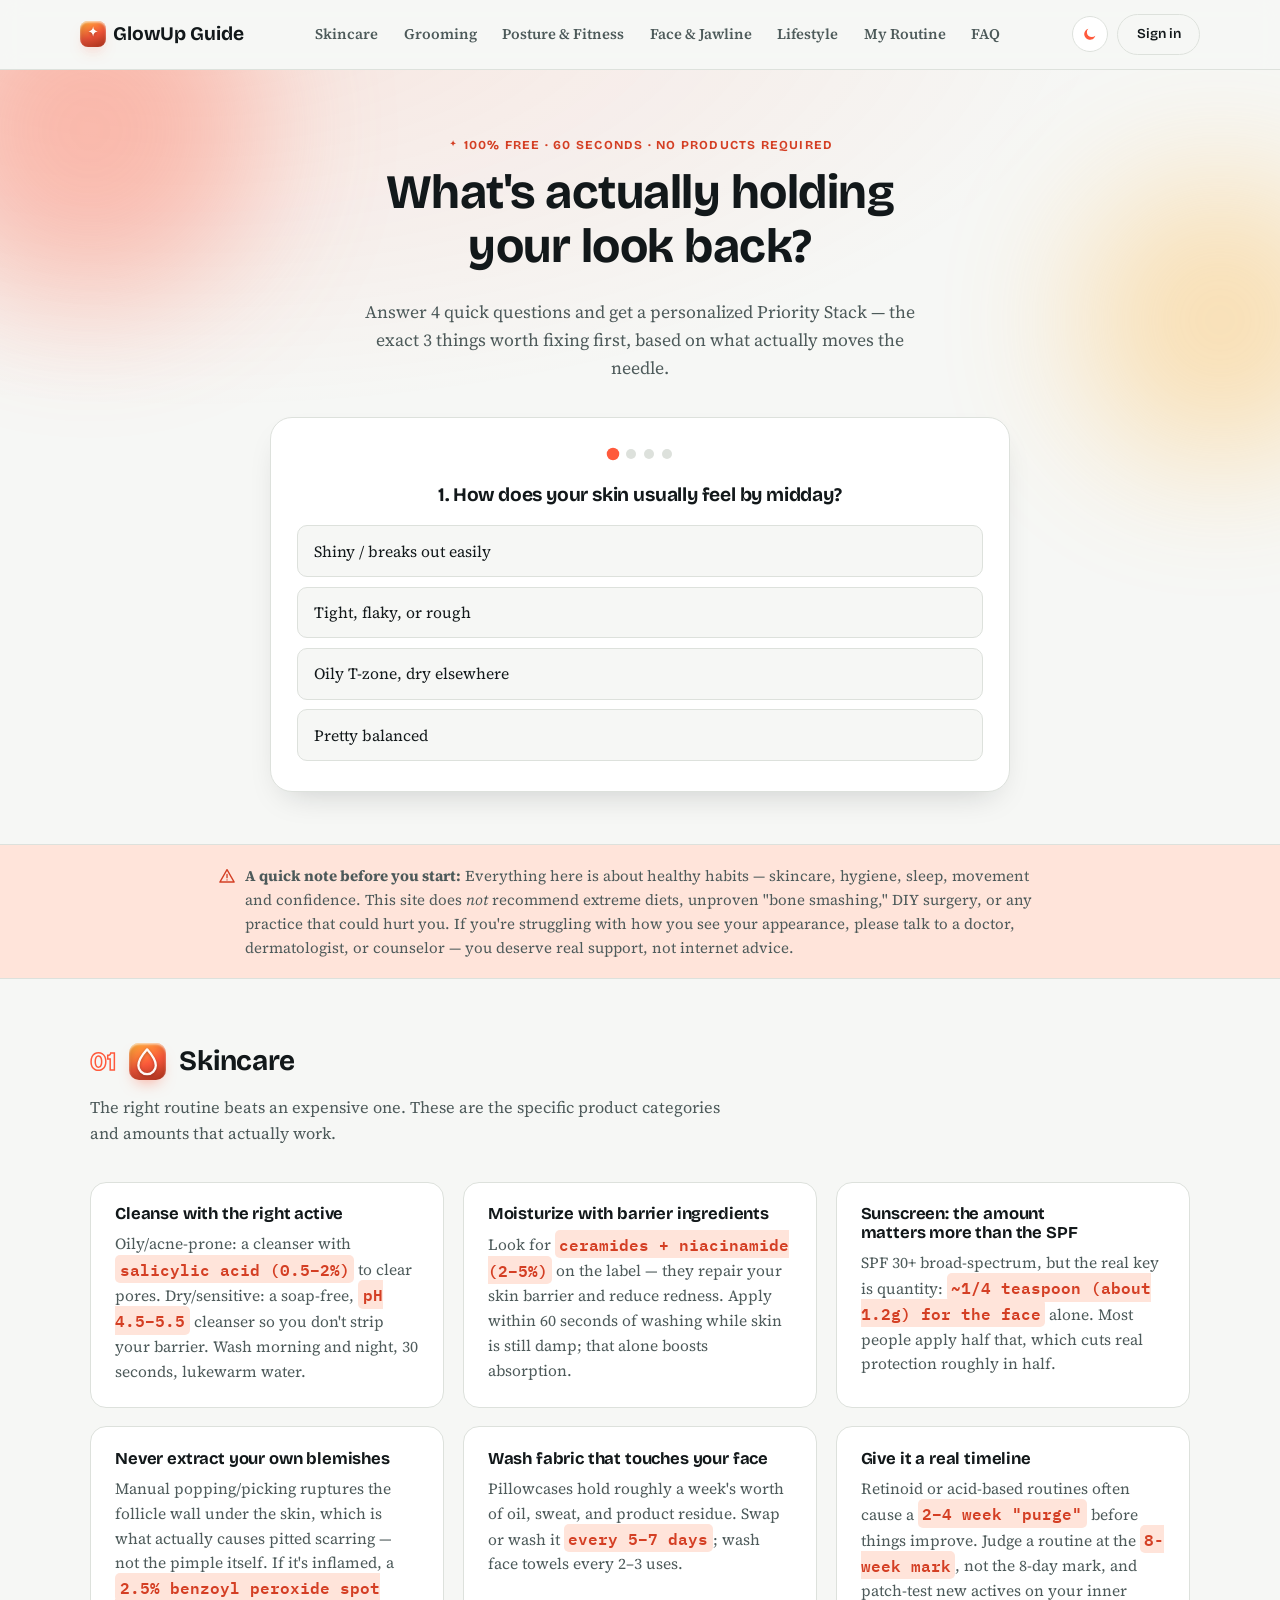
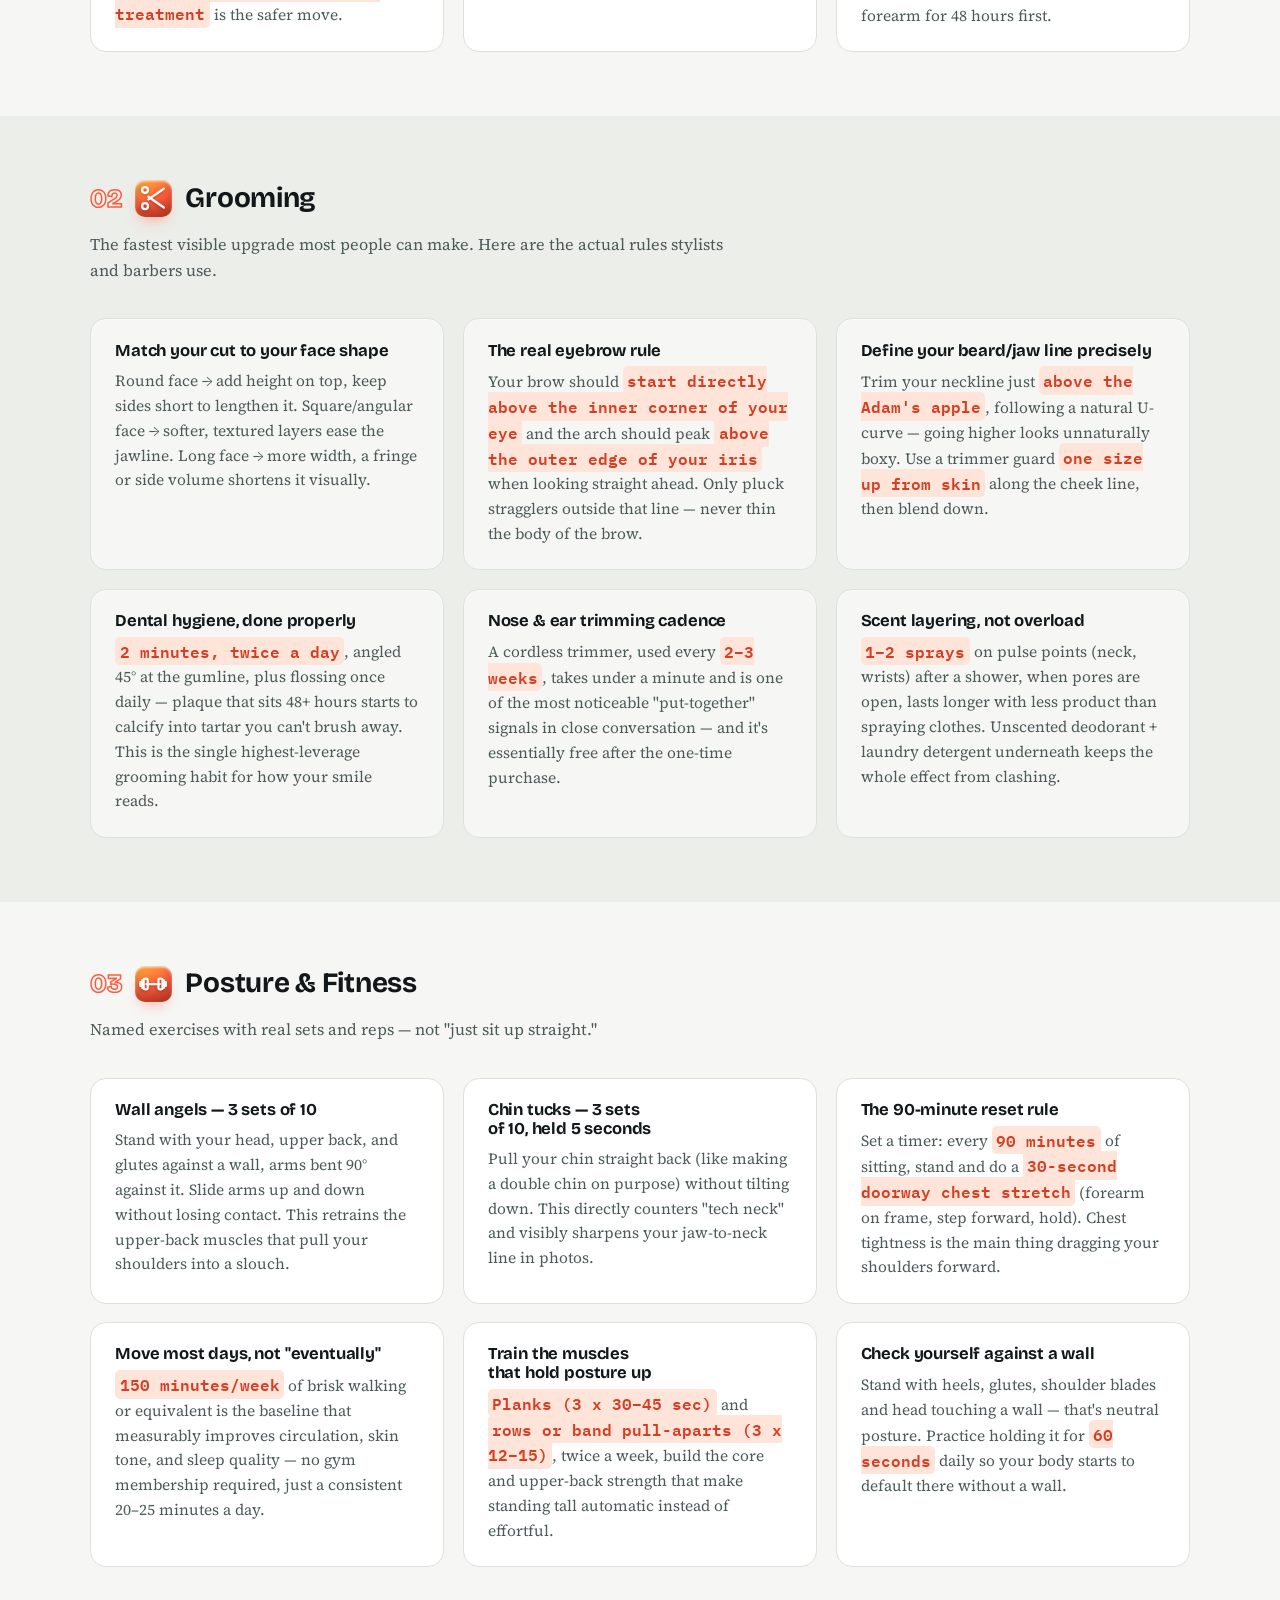
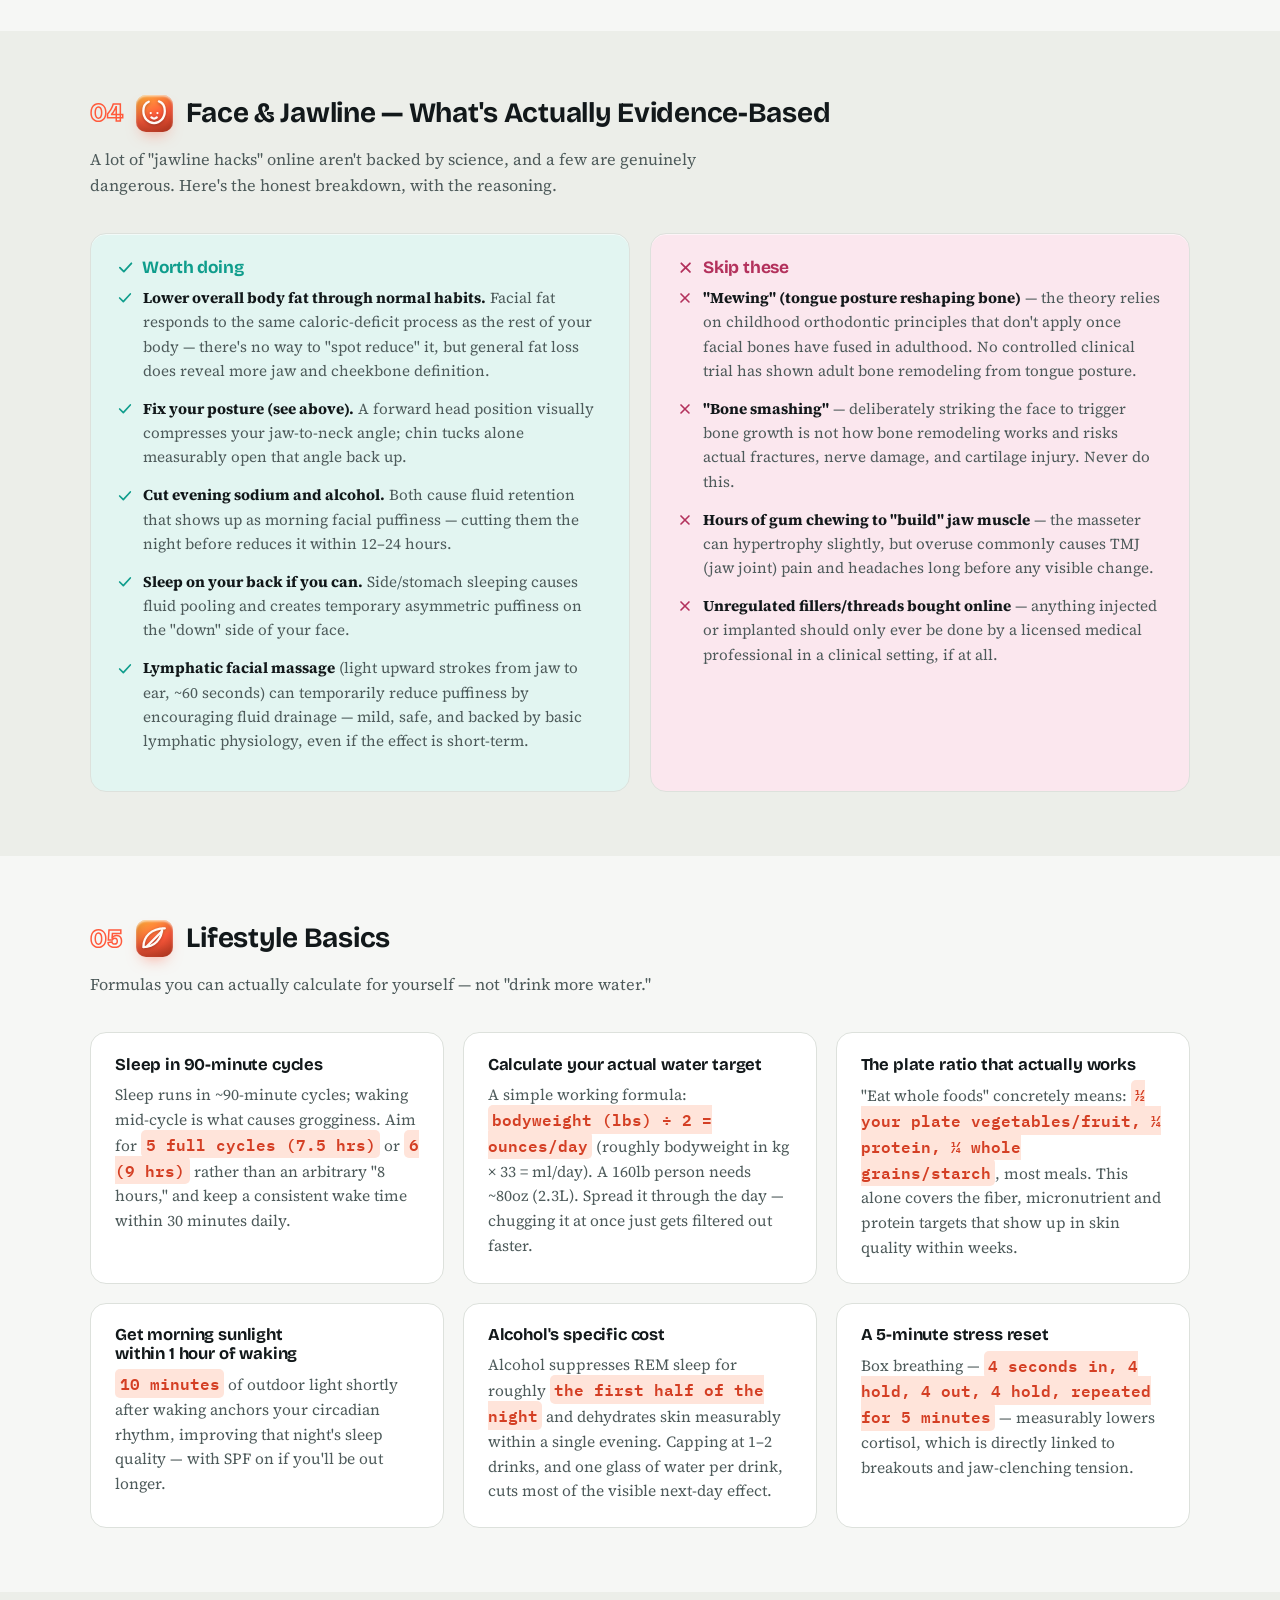
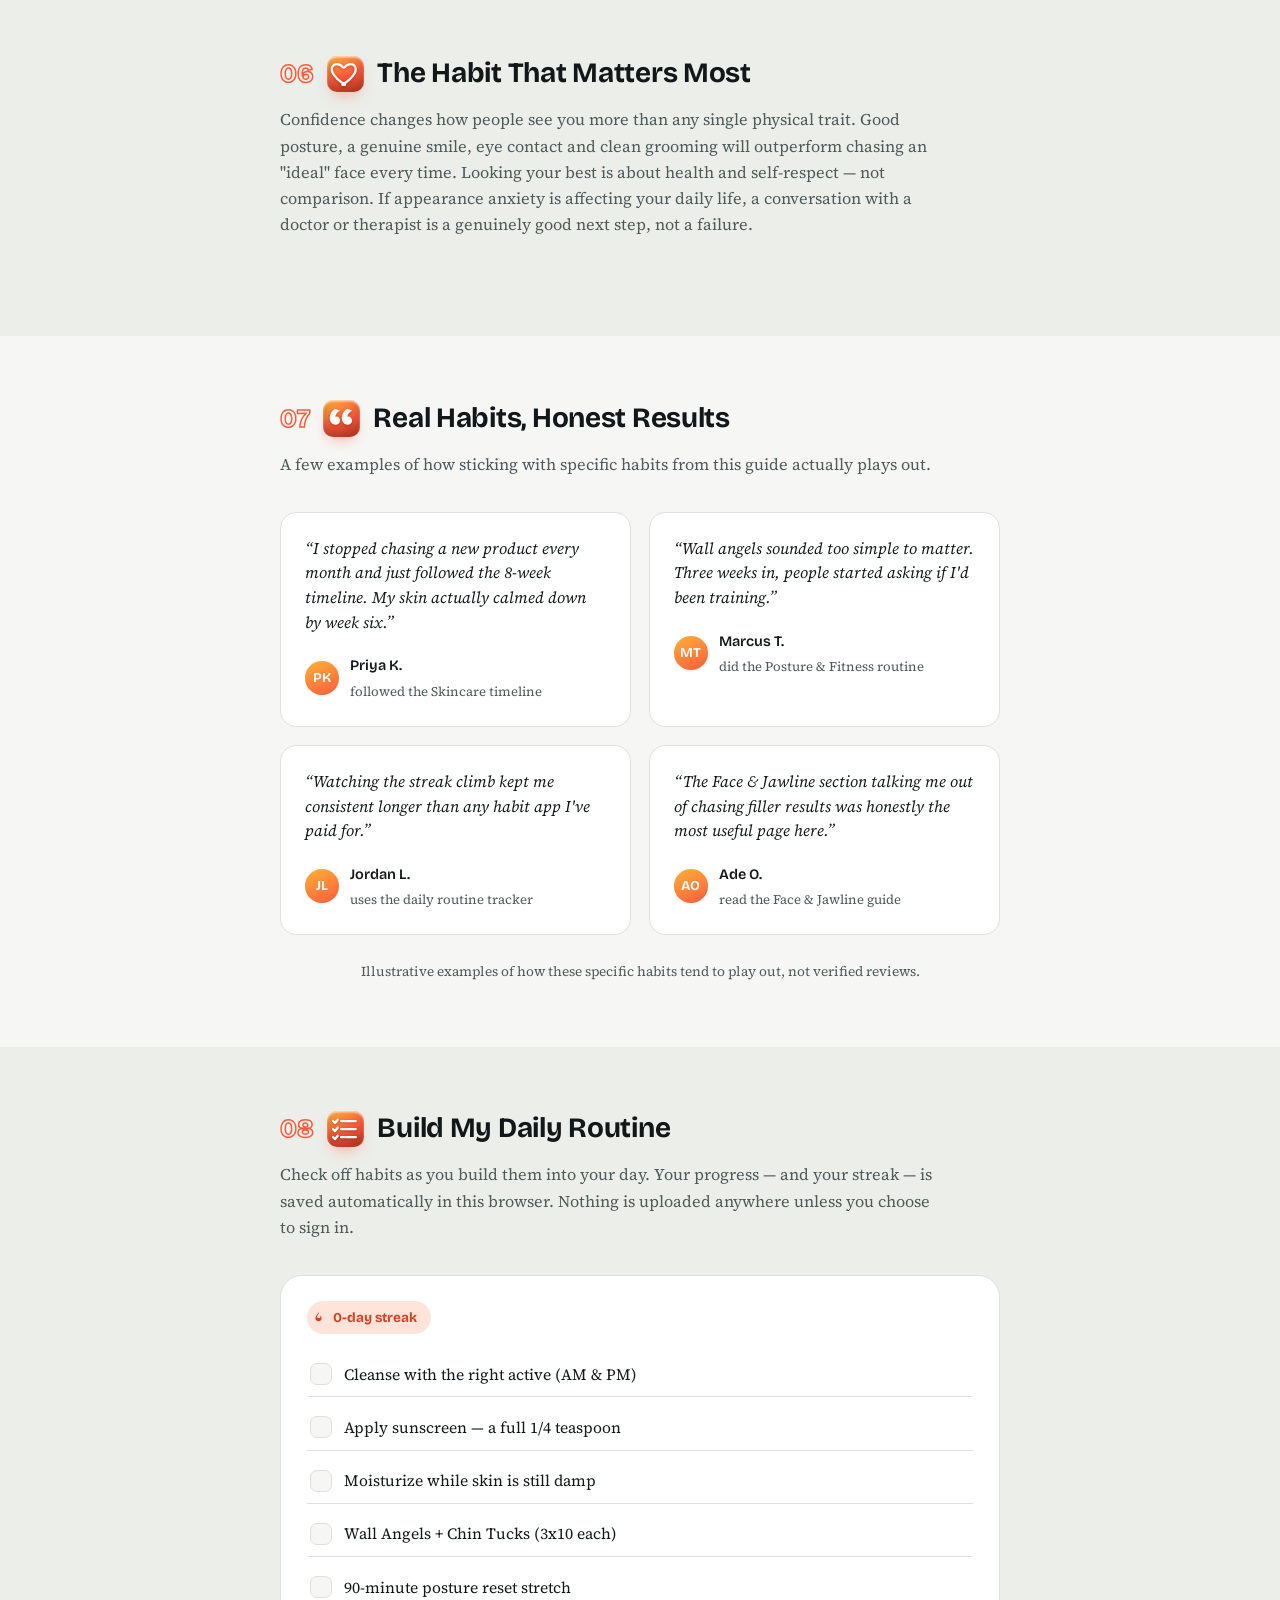
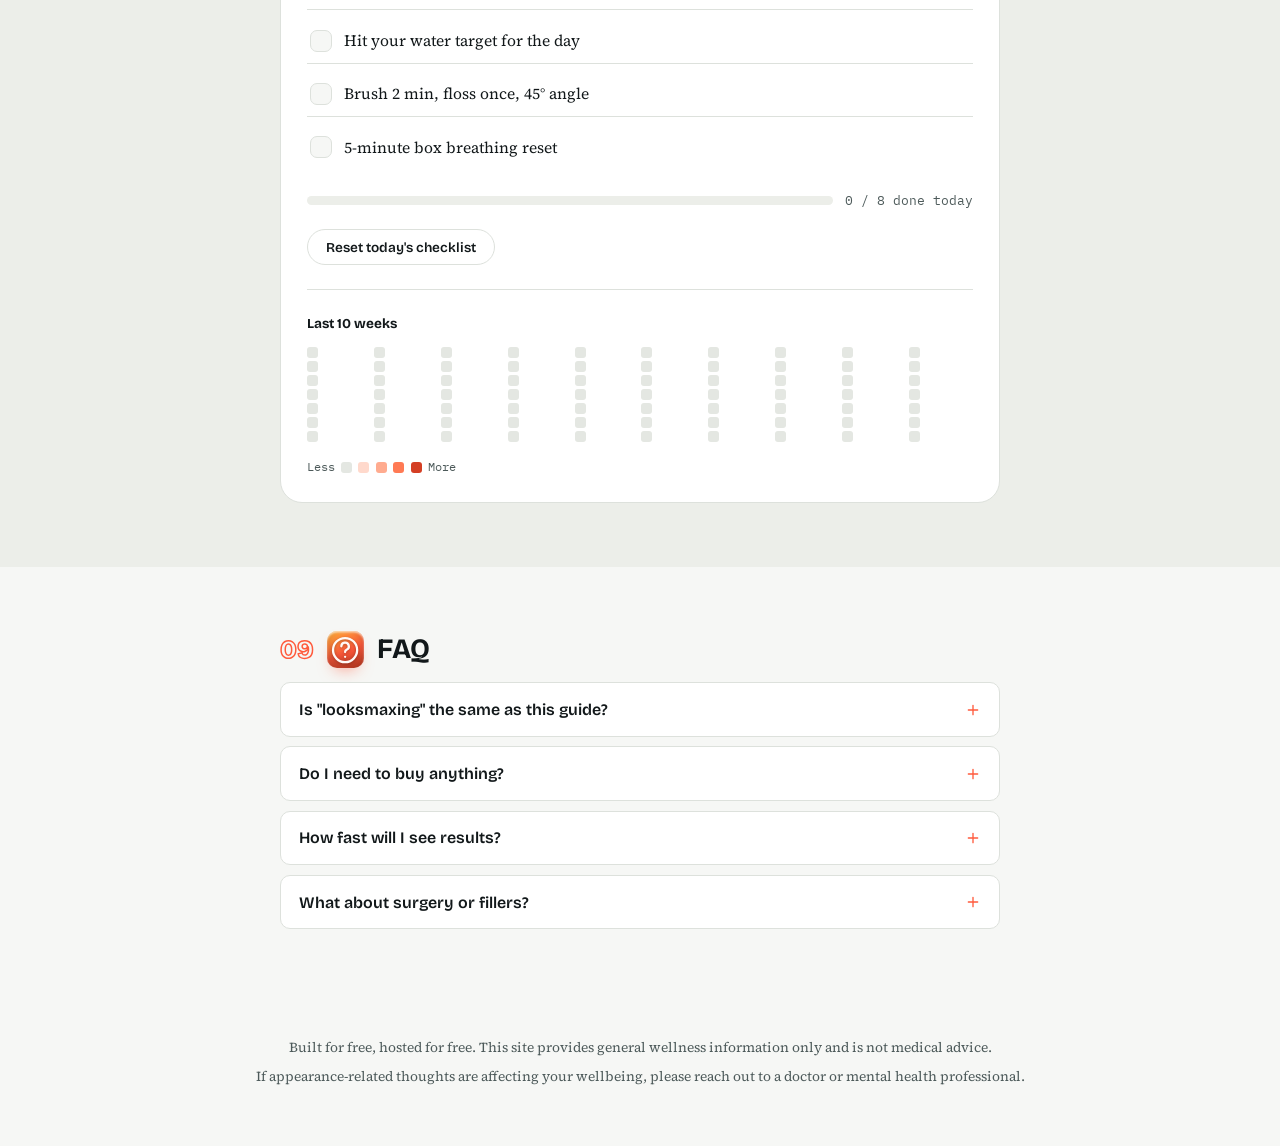
<file: index.html>
<!DOCTYPE html>
<html lang="en">
<head>
<meta charset="UTF-8">
<meta name="viewport" content="width=device-width, initial-scale=1.0">
<title>GlowUp Guide — Free, Evidence-Based Looksmaxing</title>
<meta name="description" content="A free, evidence-based guide to looking and feeling your best: specific skincare, grooming, posture, fitness and lifestyle protocols — no products or purchases required.">
<link rel="icon" href="data:image/svg+xml,<svg xmlns=%22http://www.w3.org/2000/svg%22 viewBox=%220 0 100 100%22><text y=%22.9em%22 font-size=%2290%22>✨</text></svg>">
<link rel="preconnect" href="https://fonts.googleapis.com">
<link rel="preconnect" href="https://fonts.gstatic.com" crossorigin>
<link rel="stylesheet" href="https://fonts.googleapis.com/css2?family=Bricolage+Grotesque:wght@500;600;700;800&family=Source+Serif+4:wght@400;500;600&family=IBM+Plex+Mono:wght@500;600&display=swap">
<link rel="stylesheet" href="styles.css">
</head>
<body>

<!-- Icon sprite — one copy of each mark, referenced everywhere via <use> -->
<svg class="icon-defs" aria-hidden="true">
  <symbol id="i-spark" viewBox="0 0 24 24" fill="currentColor"><path d="M12 2c.6 3.7 2.1 5.9 6 6.5-3.9.6-5.4 2.8-6 6.5-.6-3.7-2.1-5.9-6-6.5 3.9-.6 5.4-2.8 6-6.5z"/></symbol>
  <symbol id="i-sun" viewBox="0 0 24 24" fill="none" stroke="currentColor" stroke-width="1.8" stroke-linecap="round"><circle cx="12" cy="12" r="4.2"/><path d="M12 2.5v2.4M12 19.1v2.4M4.6 4.6l1.7 1.7M17.7 17.7l1.7 1.7M2.5 12h2.4M19.1 12h2.4M4.6 19.4l1.7-1.7M17.7 6.3l1.7-1.7"/></symbol>
  <symbol id="i-moon" viewBox="0 0 24 24" fill="currentColor"><path d="M20 14.5A8.5 8.5 0 1 1 9.5 4a7 7 0 0 0 10.5 10.5z"/></symbol>
  <symbol id="i-flame" viewBox="0 0 24 24" fill="currentColor"><path d="M12 2c1 3-3 4.5-3 8a3 3 0 0 0 6 0c0-1.2-.5-2-1-2.6.9.3 3 1.8 3 5.1a5.5 5.5 0 0 1-11 0c0-4.8 3.6-6.9 6-10.5z"/></symbol>
  <symbol id="i-chevron" viewBox="0 0 24 24" fill="none" stroke="currentColor" stroke-width="2" stroke-linecap="round" stroke-linejoin="round"><path d="M9 5l7 7-7 7"/></symbol>
  <symbol id="i-check" viewBox="0 0 24 24" fill="none" stroke="currentColor" stroke-width="2.5" stroke-linecap="round" stroke-linejoin="round"><polyline points="4 12 9.5 17.5 20 6"/></symbol>
  <symbol id="i-x" viewBox="0 0 24 24" fill="none" stroke="currentColor" stroke-width="2.5" stroke-linecap="round" stroke-linejoin="round"><path d="M6 6l12 12M18 6L6 18"/></symbol>
  <symbol id="i-alert" viewBox="0 0 24 24" fill="none" stroke="currentColor" stroke-width="1.8" stroke-linecap="round" stroke-linejoin="round"><path d="M12 3.5 2.5 20h19L12 3.5z"/><path d="M12 10v4.2M12 17.2h.01"/></symbol>
  <symbol id="i-plus" viewBox="0 0 24 24" fill="none" stroke="currentColor" stroke-width="2" stroke-linecap="round"><path d="M12 5v14M5 12h14"/></symbol>
  <symbol id="i-droplet" viewBox="0 0 24 24" fill="none" stroke="currentColor" stroke-width="1.7" stroke-linecap="round" stroke-linejoin="round"><path d="M12 2.5s6.5 7.4 6.5 12A6.5 6.5 0 1 1 5.5 14.5C5.5 9.9 12 2.5 12 2.5z"/></symbol>
  <symbol id="i-scissors" viewBox="0 0 24 24" fill="none" stroke="currentColor" stroke-width="1.7" stroke-linecap="round" stroke-linejoin="round"><circle cx="6" cy="6" r="2.2"/><circle cx="6" cy="18" r="2.2"/><path d="M20 5 8.5 13M8.5 11 20 19"/></symbol>
  <symbol id="i-dumbbell" viewBox="0 0 24 24" fill="none" stroke="currentColor" stroke-width="1.7" stroke-linecap="round" stroke-linejoin="round"><path d="M4 9v6M2.5 10.5v3M20 9v6M21.5 10.5v3M7 12h10"/><rect x="5" y="8" width="3" height="8" rx="1"/><rect x="16" y="8" width="3" height="8" rx="1"/></symbol>
  <symbol id="i-face" viewBox="0 0 24 24" fill="none" stroke="currentColor" stroke-width="1.7" stroke-linecap="round" stroke-linejoin="round"><path d="M8 3.5c-2.6 1-4 3.6-4 7 0 5.4 3.8 9 8 9s8-3.6 8-9c0-3.6-1.6-6.3-4.4-7.2"/><path d="M9.5 12h.01M14.5 12h.01"/><path d="M10 15.2c.7.6 1.4.9 2 .9s1.3-.3 2-.9"/></symbol>
  <symbol id="i-leaf" viewBox="0 0 24 24" fill="none" stroke="currentColor" stroke-width="1.7" stroke-linecap="round" stroke-linejoin="round"><path d="M20 4C10 4 4 10 4 18c8 0 14-6 14-14z"/><path d="M6.5 17.5 18 6"/></symbol>
  <symbol id="i-heart" viewBox="0 0 24 24" fill="none" stroke="currentColor" stroke-width="1.7" stroke-linecap="round" stroke-linejoin="round"><path d="M12 20s-7-4.5-9.3-9C1.2 7.8 2.6 4.5 6 4.5c2 0 3.4 1.1 4.2 2.3.4.6 1.2.6 1.6 0 .8-1.2 2.2-2.3 4.2-2.3 3.4 0 4.8 3.3 3.3 6.5-2.3 4.5-9.3 9-9.3 9z"/></symbol>
  <symbol id="i-list" viewBox="0 0 24 24" fill="none" stroke="currentColor" stroke-width="1.7" stroke-linecap="round" stroke-linejoin="round"><path d="M9 6h11M9 12h11M9 18h11"/><polyline points="3 6 4.5 7.5 6.5 5"/><polyline points="3 12 4.5 13.5 6.5 11"/><polyline points="3 18 4.5 19.5 6.5 17"/></symbol>
  <symbol id="i-help" viewBox="0 0 24 24" fill="none" stroke="currentColor" stroke-width="1.7" stroke-linecap="round" stroke-linejoin="round"><circle cx="12" cy="12" r="9"/><path d="M9.2 9.2a2.8 2.8 0 1 1 3.9 2.6c-.8.4-1.1.9-1.1 1.7"/><path d="M12 17h.01"/></symbol>
  <symbol id="i-quote" viewBox="0 0 24 24" fill="currentColor"><path d="M7.5 5C4.9 6.6 3.5 9 3.5 12c0 3 1.9 5 4.4 5 1.9 0 3.3-1.4 3.3-3.2 0-1.7-1.2-3-2.8-3-.3 0-.6 0-.8.1.3-1.8 1.7-3.5 3.6-4.6L7.5 5zm9 0C13.9 6.6 12.5 9 12.5 12c0 3 1.9 5 4.4 5 1.9 0 3.3-1.4 3.3-3.2 0-1.7-1.2-3-2.8-3-.3 0-.6 0-.8.1.3-1.8 1.7-3.5 3.6-4.6L16.5 5z"/></symbol>
</svg>

<header class="site-header">
  <nav class="nav-wrap">
    <a href="#top" class="brand"><span class="icon-tile icon-tile-sm"><svg class="icon"><use href="#i-spark"/></svg></span> GlowUp Guide</a>
    <button class="nav-toggle" id="navToggle" aria-label="Toggle menu" aria-expanded="false">
      <span></span><span></span><span></span>
    </button>
    <ul class="nav-links" id="navLinks">
      <li><a href="#skincare">Skincare</a></li>
      <li><a href="#grooming">Grooming</a></li>
      <li><a href="#fitness">Posture &amp; Fitness</a></li>
      <li><a href="#face">Face &amp; Jawline</a></li>
      <li><a href="#lifestyle">Lifestyle</a></li>
      <li><a href="#routine">My Routine</a></li>
      <li><a href="#faq">FAQ</a></li>
    </ul>
    <div class="header-actions">
      <button class="theme-toggle" id="themeToggle" aria-label="Toggle dark mode" data-mode="light">
        <svg class="icon icon-sun"><use href="#i-sun"/></svg>
        <svg class="icon icon-moon"><use href="#i-moon"/></svg>
      </button>
      <span id="authWidget" class="auth-widget">
        <a href="login.html" class="btn btn-ghost small" id="authLink">Sign in</a>
      </span>
    </div>
  </nav>
</header>

<main id="top">

  <!-- HOOK: interactive assessment, first thing visitors see -->
  <section class="hero">
    <div class="blob blob-a"></div>
    <div class="blob blob-b"></div>
    <div class="hero-inner">
      <p class="eyebrow"><svg class="icon"><use href="#i-spark"/></svg> 100% free · 60 seconds · no products required</p>
      <h1>What's actually holding your look back?</h1>
      <p class="lead">
        Answer 4 quick questions and get a personalized Priority Stack — the exact
        3 things worth fixing first, based on what actually moves the needle.
      </p>

      <div class="quiz-card" id="quizCard">

        <div id="quizQuestions">
          <div class="quiz-progress" id="quizProgress">
            <span class="dot" data-dot="0"></span>
            <span class="dot" data-dot="1"></span>
            <span class="dot" data-dot="2"></span>
            <span class="dot" data-dot="3"></span>
          </div>

          <div class="quiz-question" data-q="0">
            <h2>1. How does your skin usually feel by midday?</h2>
            <div class="quiz-options" data-key="skin">
              <button data-value="oily">Shiny / breaks out easily</button>
              <button data-value="dry">Tight, flaky, or rough</button>
              <button data-value="combo">Oily T-zone, dry elsewhere</button>
              <button data-value="normal">Pretty balanced</button>
            </div>
          </div>

          <div class="quiz-question hidden" data-q="1">
            <h2>2. What bugs you most when you see a photo of yourself?</h2>
            <div class="quiz-options" data-key="concern">
              <button data-value="skin">My skin texture / breakouts</button>
              <button data-value="posture">My posture / how I'm standing</button>
              <button data-value="grooming">My hair, brows, or facial hair</button>
              <button data-value="energy">I just look tired</button>
            </div>
          </div>

          <div class="quiz-question hidden" data-q="2">
            <h2>3. Average hours of sleep on a normal night?</h2>
            <div class="quiz-options" data-key="sleep">
              <button data-value="low">Under 6</button>
              <button data-value="mid">6–7</button>
              <button data-value="good">7–9</button>
              <button data-value="over">9+</button>
            </div>
          </div>

          <div class="quiz-question hidden" data-q="3">
            <h2>4. How much plain water do you drink daily?</h2>
            <div class="quiz-options" data-key="water">
              <button data-value="low">Barely any / mostly coffee &amp; soda</button>
              <button data-value="mid">A few glasses</button>
              <button data-value="good">Around 2–3 liters</button>
              <button data-value="unsure">Honestly not sure</button>
            </div>
          </div>
        </div>

        <div class="quiz-result hidden" id="quizResult">
          <p class="eyebrow">Your Priority Stack</p>
          <h2 id="resultHeadline">Here's where to start</h2>
          <ol id="resultList" class="result-list"></ol>
          <div class="hero-actions">
            <button class="btn btn-ghost small" id="retakeQuiz">Retake assessment</button>
          </div>
        </div>

      </div>
    </div>
  </section>

  <section class="safety-banner">
    <div class="safety-inner">
      <svg class="icon"><use href="#i-alert"/></svg>
      <span class="safety-text">
        <strong>A quick note before you start:</strong>
        Everything here is about healthy habits — skincare, hygiene, sleep, movement and confidence.
        This site does <em>not</em> recommend extreme diets, unproven "bone smashing," DIY surgery,
        or any practice that could hurt you. If you're struggling with how you see your appearance,
        please talk to a doctor, dermatologist, or counselor — you deserve real support, not internet advice.
      </span>
    </div>
  </section>

  <section class="category" id="skincare">
    <div class="category-inner">
      <h2><span class="tag">01</span> <span class="section-icon icon-tile"><svg class="icon"><use href="#i-droplet"/></svg></span> Skincare</h2>
      <p class="category-intro">The right routine beats an expensive one. These are the specific product categories and amounts that actually work.</p>
      <div class="card-grid">
        <article class="card">
          <h3>Cleanse with the right active</h3>
          <p>Oily/acne-prone: a cleanser with <strong>salicylic acid (0.5–2%)</strong> to clear pores. Dry/sensitive: a soap-free, <strong>pH 4.5–5.5</strong> cleanser so you don't strip your barrier. Wash morning and night, 30 seconds, lukewarm water.</p>
        </article>
        <article class="card">
          <h3>Moisturize with barrier ingredients</h3>
          <p>Look for <strong>ceramides + niacinamide (2–5%)</strong> on the label — they repair your skin barrier and reduce redness. Apply within 60 seconds of washing while skin is still damp; that alone boosts absorption.</p>
        </article>
        <article class="card">
          <h3>Sunscreen: the amount matters more than the SPF</h3>
          <p>SPF 30+ broad-spectrum, but the real key is quantity: <strong>~1/4 teaspoon (about 1.2g) for the face</strong> alone. Most people apply half that, which cuts real protection roughly in half.</p>
        </article>
        <article class="card">
          <h3>Never extract your own blemishes</h3>
          <p>Manual popping/picking ruptures the follicle wall under the skin, which is what actually causes pitted scarring — not the pimple itself. If it's inflamed, a <strong>2.5% benzoyl peroxide spot treatment</strong> is the safer move.</p>
        </article>
        <article class="card">
          <h3>Wash fabric that touches your face</h3>
          <p>Pillowcases hold roughly a week's worth of oil, sweat, and product residue. Swap or wash it <strong>every 5–7 days</strong>; wash face towels every 2–3 uses.</p>
        </article>
        <article class="card">
          <h3>Give it a real timeline</h3>
          <p>Retinoid or acid-based routines often cause a <strong>2–4 week "purge"</strong> before things improve. Judge a routine at the <strong>8-week mark</strong>, not the 8-day mark, and patch-test new actives on your inner forearm for 48 hours first.</p>
        </article>
      </div>
    </div>
  </section>

  <section class="category alt" id="grooming">
    <div class="category-inner">
      <h2><span class="tag">02</span> <span class="section-icon icon-tile"><svg class="icon"><use href="#i-scissors"/></svg></span> Grooming</h2>
      <p class="category-intro">The fastest visible upgrade most people can make. Here are the actual rules stylists and barbers use.</p>
      <div class="card-grid">
        <article class="card">
          <h3>Match your cut to your face shape</h3>
          <p>Round face → add height on top, keep sides short to lengthen it. Square/angular face → softer, textured layers ease the jawline. Long face → more width, a fringe or side volume shortens it visually.</p>
        </article>
        <article class="card">
          <h3>The real eyebrow rule</h3>
          <p>Your brow should <strong>start directly above the inner corner of your eye</strong> and the arch should peak <strong>above the outer edge of your iris</strong> when looking straight ahead. Only pluck stragglers outside that line — never thin the body of the brow.</p>
        </article>
        <article class="card">
          <h3>Define your beard/jaw line precisely</h3>
          <p>Trim your neckline just <strong>above the Adam's apple</strong>, following a natural U-curve — going higher looks unnaturally boxy. Use a trimmer guard <strong>one size up from skin</strong> along the cheek line, then blend down.</p>
        </article>
        <article class="card">
          <h3>Dental hygiene, done properly</h3>
          <p><strong>2 minutes, twice a day</strong>, angled 45° at the gumline, plus flossing once daily — plaque that sits 48+ hours starts to calcify into tartar you can't brush away. This is the single highest-leverage grooming habit for how your smile reads.</p>
        </article>
        <article class="card">
          <h3>Nose &amp; ear trimming cadence</h3>
          <p>A cordless trimmer, used every <strong>2–3 weeks</strong>, takes under a minute and is one of the most noticeable "put-together" signals in close conversation — and it's essentially free after the one-time purchase.</p>
        </article>
        <article class="card">
          <h3>Scent layering, not overload</h3>
          <p><strong>1–2 sprays</strong> on pulse points (neck, wrists) after a shower, when pores are open, lasts longer with less product than spraying clothes. Unscented deodorant + laundry detergent underneath keeps the whole effect from clashing.</p>
        </article>
      </div>
    </div>
  </section>

  <section class="category" id="fitness">
    <div class="category-inner">
      <h2><span class="tag">03</span> <span class="section-icon icon-tile"><svg class="icon"><use href="#i-dumbbell"/></svg></span> Posture &amp; Fitness</h2>
      <p class="category-intro">Named exercises with real sets and reps — not "just sit up straight."</p>
      <div class="card-grid">
        <article class="card">
          <h3>Wall angels — 3 sets of 10</h3>
          <p>Stand with your head, upper back, and glutes against a wall, arms bent 90° against it. Slide arms up and down without losing contact. This retrains the upper-back muscles that pull your shoulders into a slouch.</p>
        </article>
        <article class="card">
          <h3>Chin tucks — 3 sets of 10, held 5 seconds</h3>
          <p>Pull your chin straight back (like making a double chin on purpose) without tilting down. This directly counters "tech neck" and visibly sharpens your jaw-to-neck line in photos.</p>
        </article>
        <article class="card">
          <h3>The 90-minute reset rule</h3>
          <p>Set a timer: every <strong>90 minutes</strong> of sitting, stand and do a <strong>30-second doorway chest stretch</strong> (forearm on frame, step forward, hold). Chest tightness is the main thing dragging your shoulders forward.</p>
        </article>
        <article class="card">
          <h3>Move most days, not "eventually"</h3>
          <p><strong>150 minutes/week</strong> of brisk walking or equivalent is the baseline that measurably improves circulation, skin tone, and sleep quality — no gym membership required, just a consistent 20–25 minutes a day.</p>
        </article>
        <article class="card">
          <h3>Train the muscles that hold posture up</h3>
          <p><strong>Planks (3 x 30–45 sec)</strong> and <strong>rows or band pull-aparts (3 x 12–15)</strong>, twice a week, build the core and upper-back strength that make standing tall automatic instead of effortful.</p>
        </article>
        <article class="card">
          <h3>Check yourself against a wall</h3>
          <p>Stand with heels, glutes, shoulder blades and head touching a wall — that's neutral posture. Practice holding it for <strong>60 seconds</strong> daily so your body starts to default there without a wall.</p>
        </article>
      </div>
    </div>
  </section>

  <section class="category alt" id="face">
    <div class="category-inner">
      <h2><span class="tag">04</span> <span class="section-icon icon-tile"><svg class="icon"><use href="#i-face"/></svg></span> Face &amp; Jawline — What's Actually Evidence-Based</h2>
      <p class="category-intro">
        A lot of "jawline hacks" online aren't backed by science, and a few are genuinely dangerous. Here's the honest breakdown, with the reasoning.
      </p>
      <div class="two-col">
        <div class="pane good">
          <h3><svg class="icon"><use href="#i-check"/></svg> Worth doing</h3>
          <ul>
            <li><svg class="icon"><use href="#i-check"/></svg><span><strong>Lower overall body fat through normal habits.</strong> Facial fat responds to the same caloric-deficit process as the rest of your body — there's no way to "spot reduce" it, but general fat loss does reveal more jaw and cheekbone definition.</span></li>
            <li><svg class="icon"><use href="#i-check"/></svg><span><strong>Fix your posture (see above).</strong> A forward head position visually compresses your jaw-to-neck angle; chin tucks alone measurably open that angle back up.</span></li>
            <li><svg class="icon"><use href="#i-check"/></svg><span><strong>Cut evening sodium and alcohol.</strong> Both cause fluid retention that shows up as morning facial puffiness — cutting them the night before reduces it within 12–24 hours.</span></li>
            <li><svg class="icon"><use href="#i-check"/></svg><span><strong>Sleep on your back if you can.</strong> Side/stomach sleeping causes fluid pooling and creates temporary asymmetric puffiness on the "down" side of your face.</span></li>
            <li><svg class="icon"><use href="#i-check"/></svg><span><strong>Lymphatic facial massage</strong> (light upward strokes from jaw to ear, ~60 seconds) can temporarily reduce puffiness by encouraging fluid drainage — mild, safe, and backed by basic lymphatic physiology, even if the effect is short-term.</span></li>
          </ul>
        </div>
        <div class="pane caution">
          <h3><svg class="icon"><use href="#i-x"/></svg> Skip these</h3>
          <ul>
            <li><svg class="icon"><use href="#i-x"/></svg><span><strong>"Mewing" (tongue posture reshaping bone)</strong> — the theory relies on childhood orthodontic principles that don't apply once facial bones have fused in adulthood. No controlled clinical trial has shown adult bone remodeling from tongue posture.</span></li>
            <li><svg class="icon"><use href="#i-x"/></svg><span><strong>"Bone smashing"</strong> — deliberately striking the face to trigger bone growth is not how bone remodeling works and risks actual fractures, nerve damage, and cartilage injury. Never do this.</span></li>
            <li><svg class="icon"><use href="#i-x"/></svg><span><strong>Hours of gum chewing to "build" jaw muscle</strong> — the masseter can hypertrophy slightly, but overuse commonly causes TMJ (jaw joint) pain and headaches long before any visible change.</span></li>
            <li><svg class="icon"><use href="#i-x"/></svg><span><strong>Unregulated fillers/threads bought online</strong> — anything injected or implanted should only ever be done by a licensed medical professional in a clinical setting, if at all.</span></li>
          </ul>
        </div>
      </div>
    </div>
  </section>

  <section class="category" id="lifestyle">
    <div class="category-inner">
      <h2><span class="tag">05</span> <span class="section-icon icon-tile"><svg class="icon"><use href="#i-leaf"/></svg></span> Lifestyle Basics</h2>
      <p class="category-intro">Formulas you can actually calculate for yourself — not "drink more water."</p>
      <div class="card-grid">
        <article class="card">
          <h3>Sleep in 90-minute cycles</h3>
          <p>Sleep runs in ~90-minute cycles; waking mid-cycle is what causes grogginess. Aim for <strong>5 full cycles (7.5 hrs)</strong> or <strong>6 (9 hrs)</strong> rather than an arbitrary "8 hours," and keep a consistent wake time within 30 minutes daily.</p>
        </article>
        <article class="card">
          <h3>Calculate your actual water target</h3>
          <p>A simple working formula: <strong>bodyweight (lbs) ÷ 2 = ounces/day</strong> (roughly bodyweight in kg × 33 = ml/day). A 160lb person needs ~80oz (2.3L). Spread it through the day — chugging it at once just gets filtered out faster.</p>
        </article>
        <article class="card">
          <h3>The plate ratio that actually works</h3>
          <p>"Eat whole foods" concretely means: <strong>½ your plate vegetables/fruit, ¼ protein, ¼ whole grains/starch</strong>, most meals. This alone covers the fiber, micronutrient and protein targets that show up in skin quality within weeks.</p>
        </article>
        <article class="card">
          <h3>Get morning sunlight within 1 hour of waking</h3>
          <p><strong>10 minutes</strong> of outdoor light shortly after waking anchors your circadian rhythm, improving that night's sleep quality — with SPF on if you'll be out longer.</p>
        </article>
        <article class="card">
          <h3>Alcohol's specific cost</h3>
          <p>Alcohol suppresses REM sleep for roughly <strong>the first half of the night</strong> and dehydrates skin measurably within a single evening. Capping at 1–2 drinks, and one glass of water per drink, cuts most of the visible next-day effect.</p>
        </article>
        <article class="card">
          <h3>A 5-minute stress reset</h3>
          <p>Box breathing — <strong>4 seconds in, 4 hold, 4 out, 4 hold, repeated for 5 minutes</strong> — measurably lowers cortisol, which is directly linked to breakouts and jaw-clenching tension.</p>
        </article>
      </div>
    </div>
  </section>

  <section class="category alt" id="confidence">
    <div class="category-inner narrow">
      <h2><span class="tag">06</span> <span class="section-icon icon-tile"><svg class="icon"><use href="#i-heart"/></svg></span> The Habit That Matters Most</h2>
      <p class="category-intro">
        Confidence changes how people see you more than any single physical trait. Good posture, a genuine
        smile, eye contact and clean grooming will outperform chasing an "ideal" face every time. Looking
        your best is about health and self-respect — not comparison. If appearance anxiety is affecting your
        daily life, a conversation with a doctor or therapist is a genuinely good next step, not a failure.
      </p>
    </div>
  </section>

  <section class="category" id="testimonials">
    <div class="category-inner narrow">
      <h2><span class="tag">07</span> <span class="section-icon icon-tile"><svg class="icon"><use href="#i-quote"/></svg></span> Real Habits, Honest Results</h2>
      <p class="category-intro">A few examples of how sticking with specific habits from this guide actually plays out.</p>
      <div class="testimonial-grid">
        <article class="testimonial-card">
          <p class="testimonial-quote">I stopped chasing a new product every month and just followed the 8-week timeline. My skin actually calmed down by week six.</p>
          <div class="testimonial-attribution">
            <span class="testimonial-avatar">PK</span>
            <span><span class="testimonial-name">Priya K.</span><br><span class="testimonial-tag">followed the Skincare timeline</span></span>
          </div>
        </article>
        <article class="testimonial-card">
          <p class="testimonial-quote">Wall angels sounded too simple to matter. Three weeks in, people started asking if I'd been training.</p>
          <div class="testimonial-attribution">
            <span class="testimonial-avatar">MT</span>
            <span><span class="testimonial-name">Marcus T.</span><br><span class="testimonial-tag">did the Posture &amp; Fitness routine</span></span>
          </div>
        </article>
        <article class="testimonial-card">
          <p class="testimonial-quote">Watching the streak climb kept me consistent longer than any habit app I've paid for.</p>
          <div class="testimonial-attribution">
            <span class="testimonial-avatar">JL</span>
            <span><span class="testimonial-name">Jordan L.</span><br><span class="testimonial-tag">uses the daily routine tracker</span></span>
          </div>
        </article>
        <article class="testimonial-card">
          <p class="testimonial-quote">The Face &amp; Jawline section talking me out of chasing filler results was honestly the most useful page here.</p>
          <div class="testimonial-attribution">
            <span class="testimonial-avatar">AO</span>
            <span><span class="testimonial-name">Ade O.</span><br><span class="testimonial-tag">read the Face &amp; Jawline guide</span></span>
          </div>
        </article>
      </div>
      <p class="testimonial-note">Illustrative examples of how these specific habits tend to play out, not verified reviews.</p>
    </div>
  </section>

  <section class="category alt" id="routine">
    <div class="category-inner narrow">
      <h2><span class="tag">08</span> <span class="section-icon icon-tile"><svg class="icon"><use href="#i-list"/></svg></span> Build My Daily Routine</h2>
      <p class="category-intro">
        Check off habits as you build them into your day. Your progress — and your streak — is saved
        automatically in this browser. Nothing is uploaded anywhere unless you choose to sign in.
      </p>
      <p class="sync-note" id="syncNote">
        <a href="login.html">Sign in</a> to sync this across your devices — completely optional.
      </p>
      <div class="routine-box">
        <div class="streak-badge" id="streakBadge"><span class="icon-tile icon-tile-sm"><svg class="icon"><use href="#i-flame"/></svg></span> 0-day streak</div>
        <ul id="routineList" class="routine-list"></ul>
        <div class="routine-progress">
          <div class="progress-bar"><div id="progressFill" class="progress-fill"></div></div>
          <span id="progressLabel">0 / 0 done today</span>
        </div>
        <button id="resetRoutine" class="btn btn-ghost small">Reset today's checklist</button>
        <div class="heatmap-wrap">
          <p class="heatmap-title">Last 10 weeks</p>
          <div class="heatmap-grid" id="heatmapGrid"></div>
          <div class="heatmap-legend">
            <span>Less</span>
            <span class="heatmap-cell" data-level="0"></span>
            <span class="heatmap-cell" data-level="1"></span>
            <span class="heatmap-cell" data-level="2"></span>
            <span class="heatmap-cell" data-level="3"></span>
            <span class="heatmap-cell" data-level="4"></span>
            <span>More</span>
          </div>
        </div>
      </div>
    </div>
  </section>

  <section class="category" id="faq">
    <div class="category-inner narrow">
      <h2><span class="tag">09</span> <span class="section-icon icon-tile"><svg class="icon"><use href="#i-help"/></svg></span> FAQ</h2>
      <div class="faq-list" id="faqList">
        <div class="faq-item">
          <button class="faq-question">Is "looksmaxing" the same as this guide? <svg class="icon"><use href="#i-plus"/></svg></button>
          <div class="faq-answer"><p>The term is often associated with extreme or unproven advice online. This guide only covers healthy, evidence-based habits — skincare, grooming, posture, fitness and lifestyle — with real mechanisms explained, and it explicitly skips anything risky or unsupported.</p></div>
        </div>
        <div class="faq-item">
          <button class="faq-question">Do I need to buy anything? <svg class="icon"><use href="#i-plus"/></svg></button>
          <div class="faq-answer"><p>No. Every recommendation here works with things most people already own, or costs close to nothing (a basic moisturizer, sunscreen, and a cheap trimmer go a long way — the ingredient names given are so you can pick any cheap product that contains them).</p></div>
        </div>
        <div class="faq-item">
          <button class="faq-question">How fast will I see results? <svg class="icon"><use href="#i-plus"/></svg></button>
          <div class="faq-answer"><p>Grooming changes (haircut, eyebrows, hygiene) are instant. Posture exercises show a visible difference in 2–3 weeks of daily practice. Skincare needs the full 8-week timeline mentioned above before judging it.</p></div>
        </div>
        <div class="faq-item">
          <button class="faq-question">What about surgery or fillers? <svg class="icon"><use href="#i-plus"/></svg></button>
          <div class="faq-answer"><p>This guide intentionally does not cover cosmetic procedures. Anything invasive is a medical decision — talk to a licensed, board-certified professional and take your time before deciding.</p></div>
        </div>
      </div>
    </div>
  </section>

</main>

<footer class="site-footer">
  <p>Built for free, hosted for free. This site provides general wellness information only and is not medical advice.</p>
  <p>If appearance-related thoughts are affecting your wellbeing, please reach out to a doctor or mental health professional.</p>
</footer>

<script type="module" src="script.js"></script>
</body>
</html>
</file>
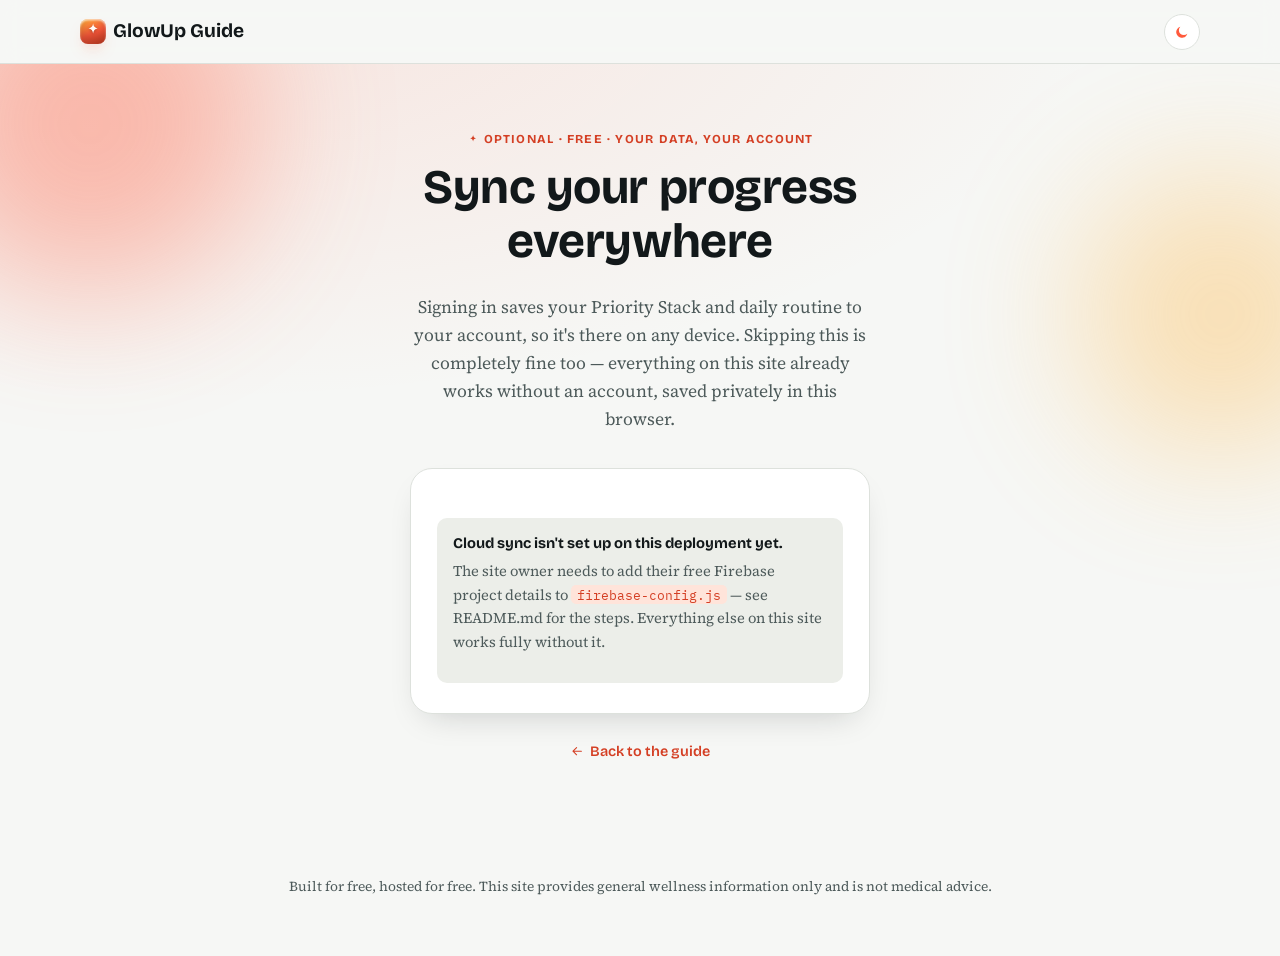
<file: login.html>
<!DOCTYPE html>
<html lang="en">
<head>
<meta charset="UTF-8">
<meta name="viewport" content="width=device-width, initial-scale=1.0">
<title>Sign In — GlowUp Guide</title>
<meta name="description" content="Sign in to sync your GlowUp Guide routine and assessment results across devices.">
<link rel="icon" href="data:image/svg+xml,<svg xmlns=%22http://www.w3.org/2000/svg%22 viewBox=%220 0 100 100%22><text y=%22.9em%22 font-size=%2290%22>✨</text></svg>">
<link rel="preconnect" href="https://fonts.googleapis.com">
<link rel="preconnect" href="https://fonts.gstatic.com" crossorigin>
<link rel="stylesheet" href="https://fonts.googleapis.com/css2?family=Bricolage+Grotesque:wght@500;600;700;800&family=Source+Serif+4:wght@400;500;600&family=IBM+Plex+Mono:wght@500;600&display=swap">
<link rel="stylesheet" href="styles.css">
</head>
<body>

<svg class="icon-defs" aria-hidden="true">
  <symbol id="i-spark" viewBox="0 0 24 24" fill="currentColor"><path d="M12 2c.6 3.7 2.1 5.9 6 6.5-3.9.6-5.4 2.8-6 6.5-.6-3.7-2.1-5.9-6-6.5 3.9-.6 5.4-2.8 6-6.5z"/></symbol>
  <symbol id="i-sun" viewBox="0 0 24 24" fill="none" stroke="currentColor" stroke-width="1.8" stroke-linecap="round"><circle cx="12" cy="12" r="4.2"/><path d="M12 2.5v2.4M12 19.1v2.4M4.6 4.6l1.7 1.7M17.7 17.7l1.7 1.7M2.5 12h2.4M19.1 12h2.4M4.6 19.4l1.7-1.7M17.7 6.3l1.7-1.7"/></symbol>
  <symbol id="i-moon" viewBox="0 0 24 24" fill="currentColor"><path d="M20 14.5A8.5 8.5 0 1 1 9.5 4a7 7 0 0 0 10.5 10.5z"/></symbol>
  <symbol id="i-arrow-left" viewBox="0 0 24 24" fill="none" stroke="currentColor" stroke-width="1.8" stroke-linecap="round" stroke-linejoin="round"><path d="M19 12H5M11 6l-6 6 6 6"/></symbol>
</svg>

<header class="site-header">
  <nav class="nav-wrap">
    <a href="index.html#top" class="brand"><span class="icon-tile icon-tile-sm"><svg class="icon"><use href="#i-spark"/></svg></span> GlowUp Guide</a>
    <div class="header-actions">
      <button class="theme-toggle" id="themeToggle" aria-label="Toggle dark mode" data-mode="light">
        <svg class="icon icon-sun"><use href="#i-sun"/></svg>
        <svg class="icon icon-moon"><use href="#i-moon"/></svg>
      </button>
    </div>
  </nav>
</header>

<main>
  <section class="hero auth-hero">
    <div class="blob blob-a"></div>
    <div class="blob blob-b"></div>
    <div class="hero-inner narrow">
      <p class="eyebrow"><svg class="icon"><use href="#i-spark"/></svg> Optional · free · your data, your account</p>
      <h1>Sync your progress everywhere</h1>
      <p class="lead">
        Signing in saves your Priority Stack and daily routine to your account, so it's
        there on any device. Skipping this is completely fine too — everything on this
        site already works without an account, saved privately in this browser.
      </p>

      <div class="auth-card" id="authCard">

        <div class="auth-tabs" id="authTabs">
          <button class="auth-tab active" data-tab="signin">Sign in</button>
          <button class="auth-tab" data-tab="signup">Create account</button>
        </div>

        <form id="signinForm" class="auth-form">
          <label for="signinEmail">Email</label>
          <input type="email" id="signinEmail" required autocomplete="email">
          <label for="signinPassword">Password</label>
          <input type="password" id="signinPassword" required autocomplete="current-password" minlength="6">
          <button type="submit" class="btn btn-primary">Sign in</button>
          <button type="button" class="link-btn" id="forgotPasswordBtn">Forgot password?</button>
        </form>

        <form id="signupForm" class="auth-form hidden">
          <label for="signupEmail">Email</label>
          <input type="email" id="signupEmail" required autocomplete="email">
          <label for="signupPassword">Password</label>
          <input type="password" id="signupPassword" required autocomplete="new-password" minlength="6">
          <p class="auth-hint">At least 6 characters.</p>
          <button type="submit" class="btn btn-primary">Create account</button>
        </form>

        <div id="authMessage" class="auth-message hidden" role="status"></div>

        <div id="authSignedIn" class="auth-signed-in hidden">
          <p>You're signed in as <strong id="signedInEmail"></strong>.</p>
          <div class="hero-actions">
            <a href="index.html#routine" class="btn btn-primary">Go to my routine</a>
            <button class="btn btn-ghost small" id="signOutBtn">Sign out</button>
          </div>
        </div>

        <div id="authNotConfigured" class="auth-message hidden">
          <strong>Cloud sync isn't set up on this deployment yet.</strong>
          <p>The site owner needs to add their free Firebase project details to
          <code>firebase-config.js</code> — see README.md for the steps. Everything else on
          this site works fully without it.</p>
        </div>
      </div>

      <p class="auth-back"><a href="index.html#top"><svg class="icon"><use href="#i-arrow-left"/></svg> Back to the guide</a></p>
    </div>
  </section>
</main>

<footer class="site-footer">
  <p>Built for free, hosted for free. This site provides general wellness information only and is not medical advice.</p>
</footer>

<script type="module" src="login.js"></script>
</body>
</html>
</file>
<file: styles.css>
/* =========================================================
   GlowUp Guide — design tokens
   Porcelain/ink neutrals, a vivid coral+gold "glow" accent
   (deliberately not the muted cream/terracotta pairing),
   a clinical teal for evidence/success states.
   ========================================================= */
:root {
  --bg: #f6f7f5;
  --bg-alt: #eceee9;
  --surface: #ffffff;
  --ink: #12181a;
  --ink-soft: #4d5a5a;
  --accent: #ff5a3c;
  --accent-dark: #d43f24;
  --accent-soft: #ffe4da;
  --accent-2: #ffb238;
  --good: #0f9d8c;
  --good-bg: #e2f5f1;
  --caution: #b3315c;
  --caution-bg: #fbe7ee;
  --border: #dde1dc;
  --radius-sm: 10px;
  --radius: 16px;
  --radius-lg: 22px;
  --shadow: 0 14px 34px -16px rgba(18, 24, 26, 0.22);
  --ease: cubic-bezier(0.22, 1, 0.36, 1);
  --card-highlight: rgba(255, 255, 255, 0.55);

  /* Sequential heat ramp (single hue, light->dark) for the routine heatmap */
  --heat-0: #e4e7e2;
  --heat-1: #ffd9cc;
  --heat-2: #ffab8f;
  --heat-3: #ff7a54;
  --heat-4: #d43f24;

  --font-display: "Bricolage Grotesque", "Arial Black", sans-serif;
  --font-body: "Source Serif 4", Georgia, "Times New Roman", serif;
  --font-mono: "IBM Plex Mono", "SFMono-Regular", Consolas, monospace;

  font-size: 16px;
}

* { box-sizing: border-box; }
html { scroll-behavior: smooth; }

body {
  margin: 0;
  font-family: var(--font-body);
  color: var(--ink);
  background: var(--bg);
  line-height: 1.6;
}

img { max-width: 100%; }
h1, h2, h3 { font-family: var(--font-display); line-height: 1.12; margin: 0 0 0.5em; text-wrap: balance; letter-spacing: -0.01em; }
p { margin: 0 0 1em; }
a { color: var(--accent-dark); }
.hidden { display: none !important; }
:focus-visible { outline: 2px solid var(--accent); outline-offset: 2px; }

.icon { width: 1em; height: 1em; display: inline-block; vertical-align: -0.14em; flex-shrink: 0; }
svg.icon-defs { position: absolute; width: 0; height: 0; overflow: hidden; }

/* Numeric callouts get the mono face + a soft pill — the content's own
   specificity (percentages, reps, timings) becomes a visible typographic
   signal instead of just bolding. */
.card p strong, .pane li strong, .result-list li strong {
  font-family: var(--font-mono);
  font-weight: 600;
  font-variant-numeric: tabular-nums;
}
.card p strong { color: var(--accent-dark); background: var(--accent-soft); padding: 0.05em 0.3em; border-radius: 5px; }

/* Preview notice (used only by the standalone preview build) */
.preview-bar {
  background: var(--ink); color: var(--bg); text-align: center;
  font-family: var(--font-display); font-size: 0.82rem; font-weight: 500; padding: 0.55rem 1rem;
}
.preview-bar strong { color: var(--accent-2); }

/* ---------- Header ---------- */
.site-header {
  position: sticky; top: 0; z-index: 50;
  background: color-mix(in srgb, var(--bg) 88%, transparent);
  backdrop-filter: blur(10px);
  border-bottom: 1px solid var(--border);
}
.nav-wrap {
  max-width: 1160px; margin: 0 auto; padding: 0.85rem 1.25rem;
  display: flex; align-items: center; justify-content: space-between; gap: 1rem;
}
.brand {
  font-family: var(--font-display); font-weight: 700; font-size: 1.2rem;
  text-decoration: none; color: var(--ink);
  display: inline-flex; align-items: center; gap: 0.45rem;
}
.brand .icon-tile-sm { animation: sparkleSpin 9s linear infinite; }
@keyframes sparkleSpin { to { transform: rotate(360deg); } }

.nav-links { list-style: none; display: flex; gap: 1.6rem; margin: 0; padding: 0; }
.nav-links a {
  text-decoration: none; color: var(--ink-soft); font-weight: 600; font-size: 0.92rem;
  position: relative; padding-bottom: 2px;
}
.nav-links a::after {
  content: ""; position: absolute; left: 0; right: 100%; bottom: -2px; height: 2px;
  background: var(--accent); transition: right 0.25s var(--ease);
}
.nav-links a:hover { color: var(--ink); }
.nav-links a:hover::after { right: 0; }

.nav-toggle {
  display: none; flex-direction: column; justify-content: center; gap: 5px;
  background: none; border: none; cursor: pointer; padding: 6px; width: 34px; height: 34px;
}
.nav-toggle span {
  width: 100%; height: 2px; background: var(--ink); display: block;
  transition: transform 0.25s var(--ease), opacity 0.2s var(--ease);
  transform-origin: center;
}
.nav-toggle[aria-expanded="true"] span:nth-child(1) { transform: translateY(7px) rotate(45deg); }
.nav-toggle[aria-expanded="true"] span:nth-child(2) { opacity: 0; }
.nav-toggle[aria-expanded="true"] span:nth-child(3) { transform: translateY(-7px) rotate(-45deg); }

.header-actions { display: flex; align-items: center; gap: 0.6rem; order: 2; }

.theme-toggle {
  background: var(--surface); border: 1.5px solid var(--border); border-radius: 999px;
  width: 36px; height: 36px; cursor: pointer; position: relative;
  display: flex; align-items: center; justify-content: center;
  color: var(--ink); font-size: 1rem;
  transition: border-color 0.15s var(--ease), transform 0.15s var(--ease);
}
.theme-toggle:hover { border-color: var(--accent); transform: translateY(-1px); }
.theme-toggle .icon { transition: opacity 0.25s var(--ease), transform 0.4s var(--ease); }
.theme-toggle .icon-sun { color: var(--accent-2); }
.theme-toggle .icon-moon { color: var(--accent); }
.theme-toggle[data-mode="light"] .icon-sun { opacity: 0; transform: rotate(-90deg) scale(0.5); position: absolute; }
.theme-toggle[data-mode="light"] .icon-moon { opacity: 1; transform: rotate(0) scale(1); }
.theme-toggle[data-mode="dark"] .icon-moon { opacity: 0; transform: rotate(90deg) scale(0.5); position: absolute; }
.theme-toggle[data-mode="dark"] .icon-sun { opacity: 1; transform: rotate(0) scale(1); }

.preview-pill {
  font-family: var(--font-display); font-size: 0.8rem; font-weight: 600; color: var(--ink-soft);
  border: 1.5px dashed var(--border); border-radius: 999px; padding: 0.5rem 0.9rem;
  cursor: default; white-space: nowrap;
}

/* ---------- Hero + Quiz ---------- */
.hero {
  padding: 4rem 1.25rem 3.25rem;
  background:
    radial-gradient(120% 90% at 15% -10%, color-mix(in srgb, var(--accent) 12%, transparent), transparent 60%),
    var(--bg);
  position: relative; overflow: hidden;
}
.hero-inner { max-width: 740px; margin: 0 auto; text-align: center; position: relative; z-index: 1; }
.hero-inner.narrow { max-width: 460px; }

.blob { position: absolute; border-radius: 50%; filter: blur(70px); opacity: 0.35; z-index: 0; pointer-events: none; }
.blob-a { width: 340px; height: 340px; background: var(--accent); top: -110px; left: -80px; animation: blobDrift 18s ease-in-out infinite; }
.blob-b { width: 280px; height: 280px; background: var(--accent-2); top: 110px; right: -80px; animation: blobDrift 22s ease-in-out infinite reverse; }
@keyframes blobDrift {
  0%, 100% { transform: translate(0, 0) scale(1); }
  50% { transform: translate(30px, 24px) scale(1.14); }
}

.eyebrow {
  font-family: var(--font-display); text-transform: uppercase; letter-spacing: 0.1em;
  font-size: 0.76rem; font-weight: 700; color: var(--accent-dark); margin-bottom: 0.7rem;
  display: inline-flex; align-items: center; gap: 0.4em;
}
.hero h1 { font-size: clamp(2rem, 5vw, 3rem); font-weight: 700; }
.lead { font-family: var(--font-body); color: var(--ink-soft); font-size: 1.1rem; max-width: 560px; margin: 0 auto 2.2rem; }

/* Orchestrated hero entrance */
.hero-inner > * { opacity: 0; transform: translateY(14px); animation: heroIn 0.7s var(--ease) forwards; }
.hero-inner > *:nth-child(1) { animation-delay: 0.02s; }
.hero-inner > *:nth-child(2) { animation-delay: 0.1s; }
.hero-inner > *:nth-child(3) { animation-delay: 0.18s; }
.hero-inner > *:nth-child(4) { animation-delay: 0.26s; }
@keyframes heroIn { to { opacity: 1; transform: translateY(0); } }

.quiz-card {
  background: var(--surface); border: 1px solid var(--border); border-radius: var(--radius-lg);
  box-shadow: inset 0 1px 0 var(--card-highlight), var(--shadow); padding: 1.9rem 1.6rem; text-align: left;
}
.quiz-progress { display: flex; gap: 8px; justify-content: center; margin-bottom: 1.6rem; }
.quiz-progress .dot { width: 10px; height: 10px; border-radius: 50%; background: var(--border); transition: background 0.2s var(--ease), transform 0.2s var(--ease); }
.quiz-progress .dot.active { background: var(--accent); transform: scale(1.25); }
.quiz-progress .dot.done { background: var(--good); }

.quiz-question h2 { font-size: 1.2rem; text-align: center; margin-bottom: 1.2rem; }
.quiz-question { animation: qStep 0.35s var(--ease); }
@keyframes qStep { from { opacity: 0; transform: translateX(10px); } to { opacity: 1; transform: translateX(0); } }

.quiz-options { display: grid; gap: 0.6rem; }
.quiz-options button {
  width: 100%; text-align: left; padding: 0.9rem 1.05rem; border-radius: var(--radius-sm);
  border: 1.5px solid var(--border); background: var(--bg); font-family: var(--font-body);
  font-size: 0.98rem; color: var(--ink); cursor: pointer;
  transition: border-color 0.15s var(--ease), background 0.15s var(--ease), transform 0.12s var(--ease);
}
.quiz-options button:hover { border-color: var(--accent); background: var(--accent-soft); transform: translateX(2px); }
.quiz-options button:active { transform: scale(0.98); }

.quiz-result { text-align: center; }
.quiz-result .eyebrow { margin-bottom: 0.35rem; }
.result-list { text-align: left; max-width: 540px; margin: 1.3rem auto 1.6rem; padding: 0; list-style: none; display: grid; gap: 0.8rem; }
.result-list li {
  background: var(--bg-alt); border: 1px solid var(--border); border-radius: var(--radius-sm);
  padding: 1rem 1.1rem; opacity: 0; transform: translateY(10px); animation: resultIn 0.45s var(--ease) forwards;
}
.result-list li:nth-child(1) { animation-delay: 0.05s; }
.result-list li:nth-child(2) { animation-delay: 0.16s; }
.result-list li:nth-child(3) { animation-delay: 0.27s; }
@keyframes resultIn { to { opacity: 1; transform: translateY(0); } }
.result-list li strong { display: block; margin-bottom: 0.3rem; font-family: var(--font-body); font-weight: 700; color: var(--ink); background: none; padding: 0; }
.result-list li a {
  font-family: var(--font-display); font-size: 0.86rem; font-weight: 600; text-decoration: none;
  display: inline-flex; align-items: center; gap: 0.3em;
}
.result-list li a .icon { width: 0.8em; height: 0.8em; transition: transform 0.2s var(--ease); }
.result-list li a:hover .icon { transform: translateX(3px); }

.hero-actions { display: flex; gap: 0.75rem; justify-content: center; flex-wrap: wrap; }

.btn {
  display: inline-flex; align-items: center; gap: 0.4em; font-family: var(--font-display);
  padding: 0.78rem 1.5rem; border-radius: 999px; font-weight: 600; font-size: 0.95rem;
  text-decoration: none; border: 1.5px solid transparent; cursor: pointer;
  transition: transform 0.15s var(--ease), background 0.15s var(--ease), border-color 0.15s var(--ease), box-shadow 0.15s var(--ease);
}
.btn:hover { transform: translateY(-1px); }
.btn:active { transform: scale(0.97) translateY(0); }
.btn-primary { background: var(--accent); color: #fff5f2; box-shadow: 0 8px 20px -8px color-mix(in srgb, var(--accent) 60%, transparent); }
.btn-primary:hover { background: var(--accent-dark); }
.btn-ghost { background: transparent; color: var(--ink); border-color: var(--border); }
.btn-ghost:hover { border-color: var(--accent); color: var(--accent-dark); }
.btn.small { padding: 0.55rem 1.15rem; font-size: 0.85rem; }

/* ---------- Safety banner ---------- */
.safety-banner { background: var(--accent-soft); border-top: 1px solid var(--border); border-bottom: 1px solid var(--border); }
.safety-inner {
  max-width: 880px; margin: 0 auto; padding: 1.15rem 1.25rem 1.15rem 1.1rem;
  font-family: var(--font-body); font-size: 0.94rem; color: var(--ink-soft); text-align: center;
  display: flex; gap: 0.6rem; align-items: flex-start; justify-content: center;
}
.safety-inner .icon { color: var(--accent-dark); flex-shrink: 0; margin-top: 0.2em; width: 1.2em; height: 1.2em; }
.safety-inner .safety-text { text-align: left; }

/* ---------- Category sections ---------- */
.category { padding: 4rem 1.25rem; }
.category.alt { background: var(--bg-alt); }
.category-inner { max-width: 1100px; margin: 0 auto; }
.category-inner.narrow { max-width: 720px; }

.category h2 {
  font-size: 1.75rem; display: flex; align-items: center; gap: 0.85rem; font-weight: 700;
}
.tag {
  font-family: var(--font-display); font-size: 1.6rem; font-weight: 800;
  color: var(--border); line-height: 1; -webkit-text-stroke: 1.5px var(--accent);
  -webkit-text-fill-color: transparent;
}
/* Glossy "app-icon" tiles — a gradient tile + white glyph + emboss reads as a
   more dimensional icon than a flat swatch, without needing rendered assets. */
.icon-tile {
  border-radius: 10px;
  background: linear-gradient(155deg, var(--accent-2) 0%, var(--accent) 55%, var(--accent-dark) 100%);
  box-shadow:
    inset 0 1.5px 2px rgba(255, 255, 255, 0.65),
    inset 0 -8px 14px rgba(0, 0, 0, 0.22),
    0 8px 16px -8px color-mix(in srgb, var(--accent) 65%, transparent);
  color: #fffaf7;
  display: inline-flex; align-items: center; justify-content: center; flex-shrink: 0;
}
.icon-tile .icon { filter: drop-shadow(0 1px 1.5px rgba(0, 0, 0, 0.28)); }
.icon-tile-sm { width: 1.6rem; height: 1.6rem; border-radius: 8px; }
.icon-tile-sm .icon { width: 0.95em; height: 0.95em; }

.section-icon {
  width: 2.3rem; height: 2.3rem;
}
.section-icon .icon { width: 1.15em; height: 1.15em; }

.category-intro { font-family: var(--font-body); color: var(--ink-soft); font-size: 1.02rem; max-width: 660px; margin-bottom: 2.2rem; }

.card-grid { display: grid; grid-template-columns: repeat(auto-fit, minmax(270px, 1fr)); gap: 1.15rem; }
.card {
  background: var(--surface); border: 1px solid var(--border); border-radius: var(--radius);
  padding: 1.4rem 1.5rem; box-shadow: inset 0 1px 0 var(--card-highlight);
  transition: transform 0.2s var(--ease), box-shadow 0.2s var(--ease), border-color 0.2s var(--ease);
}
.card:hover { transform: translateY(-4px); box-shadow: inset 0 1px 0 var(--card-highlight), var(--shadow); border-color: color-mix(in srgb, var(--accent) 35%, var(--border)); }
.category.alt .card { background: var(--bg); }
.card h3 { font-family: var(--font-display); font-size: 1.04rem; margin-bottom: 0.55rem; font-weight: 700; }
.card p { font-family: var(--font-body); color: var(--ink-soft); font-size: 0.97rem; margin: 0; }

/* ---------- Two column good/caution panel ---------- */
.two-col { display: grid; grid-template-columns: 1fr 1fr; gap: 1.3rem; }
.pane {
  border-radius: var(--radius); padding: 1.5rem 1.6rem; border: 1px solid var(--border);
  box-shadow: inset 0 1px 0 var(--card-highlight);
  transition: transform 0.2s var(--ease), box-shadow 0.2s var(--ease);
}
.pane:hover { transform: translateY(-4px); box-shadow: inset 0 1px 0 var(--card-highlight), var(--shadow); }
.pane.good { background: var(--good-bg); }
.pane.caution { background: var(--caution-bg); }
.pane h3 { font-family: var(--font-display); font-size: 1.08rem; display: flex; align-items: center; gap: 0.5em; }
.pane.good h3 { color: var(--good); }
.pane.caution h3 { color: var(--caution); }
.pane ul { margin: 0; padding: 0; list-style: none; }
.pane li { display: flex; gap: 0.65rem; margin-bottom: 0.85rem; font-family: var(--font-body); font-size: 0.95rem; color: var(--ink-soft); }
.pane li .icon { flex-shrink: 0; margin-top: 0.28em; width: 1.05em; height: 1.05em; }
.pane.good li .icon { color: var(--good); }
.pane.caution li .icon { color: var(--caution); }
.pane li strong { color: var(--ink); background: none; padding: 0; font-family: var(--font-body); font-weight: 700; }

/* ---------- Routine ---------- */
.routine-box {
  background: var(--surface); border: 1px solid var(--border); border-radius: var(--radius-lg);
  padding: 1.6rem; box-shadow: inset 0 1px 0 var(--card-highlight);
}
.streak-badge {
  display: inline-flex; align-items: center; gap: 0.5em; font-family: var(--font-display);
  font-size: 0.85rem; font-weight: 700; background: var(--accent-soft); color: var(--accent-dark);
  padding: 0.35rem 0.9rem 0.35rem 0.35rem; border-radius: 999px; margin-bottom: 1.1rem;
}
@keyframes pulseBadge { 0% { transform: scale(1); } 50% { transform: scale(1.12); } 100% { transform: scale(1); } }
.streak-badge.bump { animation: pulseBadge 0.4s var(--ease); }

.routine-list { list-style: none; margin: 0 0 1.3rem; padding: 0; display: grid; gap: 0.5rem; }
.routine-list li { display: flex; align-items: center; padding: 0.6rem 0.2rem; border-bottom: 1px solid var(--border); font-family: var(--font-body); font-size: 0.98rem; }
.routine-list li:last-child { border-bottom: none; }

.routine-list label { display: flex; align-items: center; gap: 0.75rem; width: 100%; cursor: pointer; }
.routine-list input { position: absolute; opacity: 0; width: 1px; height: 1px; }
.check-box {
  width: 22px; height: 22px; border-radius: 7px; border: 1.5px solid var(--border);
  background: var(--bg); flex-shrink: 0; display: flex; align-items: center; justify-content: center;
  transition: border-color 0.15s var(--ease), background 0.15s var(--ease), transform 0.15s var(--ease);
}
.check-box .icon { width: 0.9em; height: 0.9em; color: #fff5f2; opacity: 0; transform: scale(0.5); transition: opacity 0.15s var(--ease), transform 0.15s var(--ease); }
.routine-list input:checked + .check-box { background: var(--accent); border-color: var(--accent); transform: scale(1.05); }
.routine-list input:checked + .check-box .icon { opacity: 1; transform: scale(1); }
.routine-list input:focus-visible + .check-box { outline: 2px solid var(--accent); outline-offset: 2px; }
.routine-list li.checked span.habit-text { color: var(--ink-soft); text-decoration: line-through; }

.routine-progress { display: flex; align-items: center; gap: 0.8rem; margin-bottom: 1.1rem; }
.progress-bar { flex: 1; height: 9px; background: var(--bg-alt); border-radius: 999px; overflow: hidden; }
.progress-fill { height: 100%; width: 0%; background: linear-gradient(90deg, var(--accent), var(--accent-2)); transition: width 0.35s var(--ease); border-radius: 999px; }
#progressLabel { font-family: var(--font-mono); font-size: 0.83rem; color: var(--ink-soft); white-space: nowrap; font-variant-numeric: tabular-nums; }

/* ---------- FAQ ---------- */
.faq-list { display: grid; gap: 0.6rem; }
.faq-item { background: var(--surface); border: 1px solid var(--border); border-radius: var(--radius-sm); overflow: hidden; }
.faq-question {
  width: 100%; text-align: left; background: none; border: none; padding: 1.05rem 1.15rem;
  font-family: var(--font-display); font-size: 1rem; font-weight: 600; cursor: pointer; color: var(--ink);
  display: flex; align-items: center; justify-content: space-between; gap: 1rem;
}
.faq-question .icon { color: var(--accent); transition: transform 0.25s var(--ease); flex-shrink: 0; }
.faq-item.open .faq-question .icon { transform: rotate(45deg); }
.faq-answer { max-height: 0; overflow: hidden; transition: max-height 0.3s var(--ease); padding: 0 1.15rem; }
.faq-answer p { font-family: var(--font-body); color: var(--ink-soft); font-size: 0.96rem; margin: 0 0 1.1rem; }
.faq-item.open .faq-answer { max-height: 260px; }

/* ---------- Footer ---------- */
.site-footer { text-align: center; padding: 2.75rem 1.25rem 3.25rem; color: var(--ink-soft); font-family: var(--font-body); font-size: 0.86rem; }
.site-footer p { margin: 0 0 0.4rem; }

/* ---------- Scroll-reveal ---------- */
.reveal { opacity: 0; transform: translateY(20px); transition: opacity 0.6s var(--ease), transform 0.6s var(--ease); }
.reveal-visible { opacity: 1; transform: translateY(0); }
.card-grid .reveal-visible:nth-child(2) { transition-delay: 0.06s; }
.card-grid .reveal-visible:nth-child(3) { transition-delay: 0.12s; }
.card-grid .reveal-visible:nth-child(4) { transition-delay: 0.18s; }
.card-grid .reveal-visible:nth-child(5) { transition-delay: 0.24s; }
.card-grid .reveal-visible:nth-child(6) { transition-delay: 0.3s; }

@media (max-width: 760px) {
  .nav-toggle { display: flex; }
  .nav-links {
    position: absolute; top: 100%; left: 0; right: 0; background: var(--bg);
    flex-direction: column; padding: 1rem 1.25rem; border-bottom: 1px solid var(--border);
    display: none; gap: 1rem;
  }
  .nav-links.open { display: flex; }
  .two-col { grid-template-columns: 1fr; }
}

@media (max-width: 480px) {
  .nav-wrap { padding: 0.7rem 0.9rem; gap: 0.4rem; }
  .brand { font-size: 1.02rem; white-space: nowrap; }
  .header-actions { gap: 0.4rem; }
  .btn.small { padding: 0.5rem 0.85rem; font-size: 0.8rem; white-space: nowrap; }
}

/* ---------- Dark theme ---------- */
@media (prefers-color-scheme: dark) {
  :root:not([data-theme="light"]) {
    --bg: #0d1112; --bg-alt: #161b1c; --surface: #161b1c;
    --ink: #eef2f1; --ink-soft: #9fb0af;
    --accent: #ff7a5c; --accent-dark: #ffb238; --accent-soft: #3a221c; --accent-2: #ffcf6e;
    --good: #4fd6c0; --good-bg: #123330;
    --caution: #ff8fb0; --caution-bg: #3a1626;
    --border: #263030; --shadow: 0 14px 34px -16px rgba(0, 0, 0, 0.55);
    --card-highlight: rgba(255, 255, 255, 0.06);
    --heat-0: #201a16; --heat-1: #3d2318; --heat-2: #6b3420; --heat-3: #b8552c; --heat-4: #ffb238;
  }
  :root:not([data-theme="light"]) .btn-primary { color: #17140f; }
}
:root[data-theme="dark"] {
  --bg: #0d1112; --bg-alt: #161b1c; --surface: #161b1c;
  --ink: #eef2f1; --ink-soft: #9fb0af;
  --accent: #ff7a5c; --accent-dark: #ffb238; --accent-soft: #3a221c; --accent-2: #ffcf6e;
  --good: #4fd6c0; --good-bg: #123330;
  --caution: #ff8fb0; --caution-bg: #3a1626;
  --border: #263030; --shadow: 0 14px 34px -16px rgba(0, 0, 0, 0.55);
  --card-highlight: rgba(255, 255, 255, 0.06);
  --heat-0: #201a16; --heat-1: #3d2318; --heat-2: #6b3420; --heat-3: #b8552c; --heat-4: #ffb238;
}
:root[data-theme="dark"] .btn-primary { color: #17140f; }

@media (prefers-reduced-motion: reduce) {
  .reveal, .hero-inner > *, .quiz-question, .result-list li { opacity: 1 !important; transform: none !important; animation: none !important; transition: none !important; }
  .blob, .brand .icon-tile-sm { animation: none; }
  .card, .pane, .btn, .theme-toggle, .check-box { transition: none; }
}

/* ---------- Auth / login page ---------- */
.sync-note { font-family: var(--font-body); text-align: center; font-size: 0.9rem; color: var(--ink-soft); margin: -1.2rem 0 1.5rem; }

.auth-card {
  background: var(--surface); border: 1px solid var(--border); border-radius: var(--radius-lg);
  box-shadow: inset 0 1px 0 var(--card-highlight), var(--shadow); padding: 1.9rem 1.6rem; text-align: left;
}
.auth-tabs { display: flex; gap: 0.5rem; margin-bottom: 1.5rem; border-bottom: 1px solid var(--border); }
.auth-tab {
  flex: 1; background: none; border: none; padding: 0.75rem 0.5rem; font-family: var(--font-display);
  font-weight: 600; font-size: 0.95rem; color: var(--ink-soft); cursor: pointer; border-bottom: 2px solid transparent;
  transition: color 0.15s var(--ease), border-color 0.15s var(--ease);
}
.auth-tab.active { color: var(--accent-dark); border-bottom-color: var(--accent); }

.auth-form { display: grid; gap: 0.4rem; }
.auth-form label { font-family: var(--font-display); font-size: 0.85rem; font-weight: 600; margin-top: 0.6rem; }
.auth-form input {
  font-family: var(--font-body); padding: 0.75rem 0.9rem; border-radius: var(--radius-sm);
  border: 1.5px solid var(--border); background: var(--bg); color: var(--ink); font-size: 0.97rem;
  transition: border-color 0.15s var(--ease);
}
.auth-form input:focus { outline: 2px solid var(--accent); outline-offset: 1px; border-color: var(--accent); }
.auth-form .btn { margin-top: 1rem; justify-content: center; }
.auth-hint { font-family: var(--font-body); font-size: 0.8rem; color: var(--ink-soft); margin: 0.2rem 0 0; }

.link-btn {
  background: none; border: none; color: var(--accent-dark); font-family: var(--font-display);
  font-size: 0.85rem; font-weight: 600; cursor: pointer; text-align: center; margin-top: 0.8rem; padding: 0.3rem;
}

.auth-message { font-family: var(--font-body); margin-top: 1.15rem; padding: 0.85rem 1.05rem; border-radius: var(--radius-sm); background: var(--good-bg); color: var(--good); font-size: 0.92rem; }
.auth-message-error { background: var(--caution-bg); color: var(--caution); }

#authNotConfigured { background: var(--bg-alt); color: var(--ink-soft); }
#authNotConfigured strong { font-family: var(--font-display); color: var(--ink); display: block; margin-bottom: 0.3rem; }
#authNotConfigured code { font-family: var(--font-mono); background: var(--accent-soft); color: var(--accent-dark); padding: 0.1rem 0.35rem; border-radius: 5px; font-size: 0.85em; }

.auth-signed-in { text-align: center; }
.auth-signed-in p { font-family: var(--font-body); margin-bottom: 1rem; }

.auth-back { text-align: center; margin-top: 1.6rem; font-family: var(--font-display); font-size: 0.9rem; font-weight: 600; }
.auth-back a { text-decoration: none; display: inline-flex; align-items: center; gap: 0.4em; }

/* ---------- Testimonials ---------- */
.testimonial-grid {
  display: grid; grid-template-columns: repeat(auto-fit, minmax(260px, 1fr)); gap: 1.15rem;
}
.testimonial-card {
  background: var(--surface); border: 1px solid var(--border); border-radius: var(--radius);
  padding: 1.4rem 1.5rem; box-shadow: inset 0 1px 0 var(--card-highlight);
  transition: transform 0.2s var(--ease), box-shadow 0.2s var(--ease);
}
.testimonial-card:hover { transform: translateY(-4px); box-shadow: inset 0 1px 0 var(--card-highlight), var(--shadow); }
.testimonial-quote {
  font-family: var(--font-body); font-style: italic; color: var(--ink); font-size: 1rem;
  margin: 0 0 1.1rem; line-height: 1.55;
}
.testimonial-quote::before { content: "\201C"; }
.testimonial-quote::after { content: "\201D"; }
.testimonial-attribution { display: flex; align-items: center; gap: 0.7rem; }
.testimonial-avatar {
  width: 2.1rem; height: 2.1rem; border-radius: 50%; flex-shrink: 0;
  background: linear-gradient(155deg, var(--accent-2) 0%, var(--accent) 100%);
  color: #fffaf7; font-family: var(--font-display); font-weight: 700; font-size: 0.85rem;
  display: flex; align-items: center; justify-content: center;
}
.testimonial-name { font-family: var(--font-display); font-weight: 600; font-size: 0.9rem; color: var(--ink); }
.testimonial-tag { font-family: var(--font-body); font-size: 0.82rem; color: var(--ink-soft); }
.testimonial-note {
  font-family: var(--font-body); font-size: 0.85rem; color: var(--ink-soft); text-align: center;
  max-width: 640px; margin: 1.6rem auto 0;
}

/* ---------- Routine heatmap ---------- */
.heatmap-wrap { margin-top: 1.5rem; padding-top: 1.4rem; border-top: 1px solid var(--border); }
.heatmap-title {
  font-family: var(--font-display); font-size: 0.85rem; font-weight: 700; color: var(--ink);
  margin: 0 0 0.8rem;
}
.heatmap-grid {
  display: grid; grid-auto-flow: column; grid-template-rows: repeat(7, 1fr);
  gap: 3px; overflow-x: auto; padding-bottom: 0.3rem;
}
.heatmap-cell {
  width: 11px; height: 11px; border-radius: 3px; background: var(--heat-0);
  cursor: default; transition: transform 0.1s var(--ease);
}
.heatmap-cell:hover { transform: scale(1.35); }
.heatmap-cell[data-level="1"] { background: var(--heat-1); }
.heatmap-cell[data-level="2"] { background: var(--heat-2); }
.heatmap-cell[data-level="3"] { background: var(--heat-3); }
.heatmap-cell[data-level="4"] { background: var(--heat-4); }
.heatmap-legend {
  display: flex; align-items: center; gap: 0.4rem; margin-top: 0.7rem;
  font-family: var(--font-mono); font-size: 0.72rem; color: var(--ink-soft);
}
.heatmap-legend .heatmap-cell { cursor: default; }
.heatmap-legend .heatmap-cell:hover { transform: none; }
</file>
